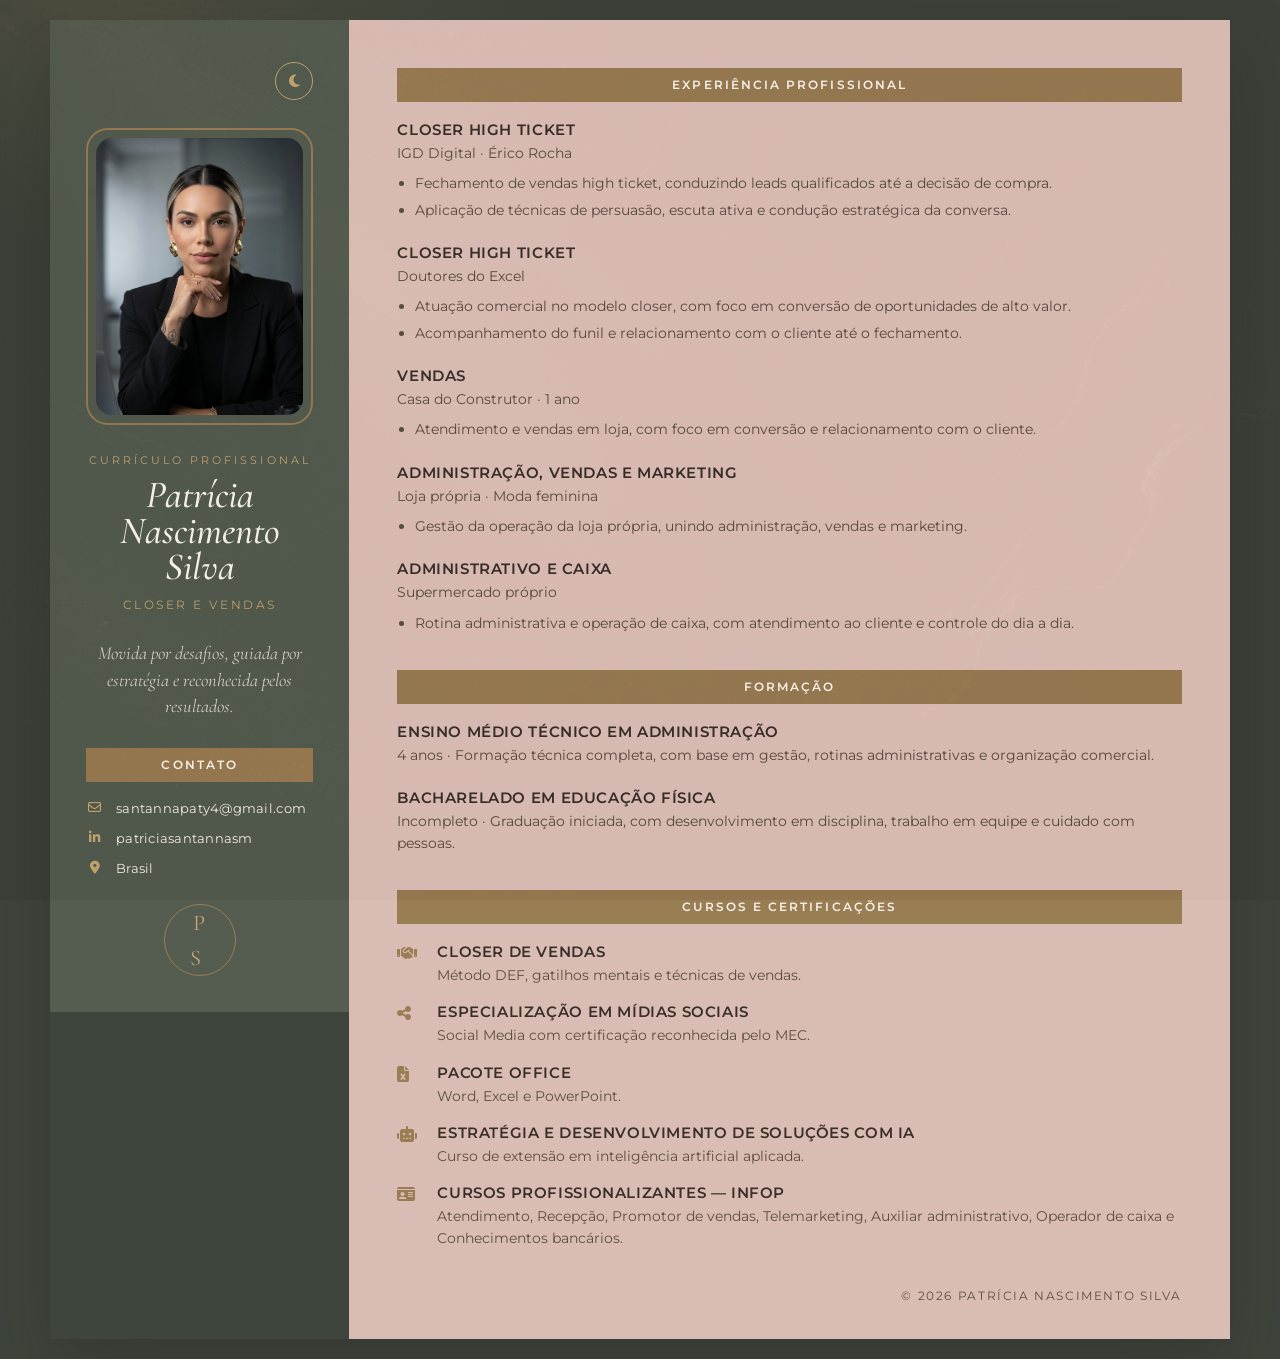
<file: index.html>
<!DOCTYPE html>
<html lang="pt-BR">
  <head>
    <meta charset="UTF-8" />
    <meta name="viewport" content="width=device-width, initial-scale=1.0" />
    <title>Patrícia Nascimento Silva — Vendas</title>
    <meta name="description" content="Currículo profissional de Patrícia Nascimento Silva, closer e profissional de vendas." />
    <link rel="preconnect" href="https://fonts.googleapis.com" />
    <link rel="preconnect" href="https://fonts.gstatic.com" crossorigin />
    <link
      href="https://fonts.googleapis.com/css2?family=Cormorant+Garamond:ital,wght@0,400;0,500;0,600;1,500&family=Montserrat:wght@300;400;500;600;700&display=swap"
      rel="stylesheet"
    />
    <link
      rel="stylesheet"
      href="https://cdnjs.cloudflare.com/ajax/libs/font-awesome/6.5.2/css/all.min.css"
    />
    <link rel="stylesheet" href="css/style.css" />
    <script>
      document.documentElement.dataset.theme = localStorage.getItem("theme") || "light";
    </script>
  </head>
  <body>
    <div class="grain" aria-hidden="true"></div>

    <div class="sheet">
      <aside class="side">
        <button class="theme-toggle" id="themeToggle" type="button" aria-label="Ativar modo escuro">
          <i class="fa-solid fa-moon" aria-hidden="true"></i>
          <i class="fa-solid fa-sun" aria-hidden="true"></i>
        </button>

        <div class="photo">
          <img src="assets/foto.png" alt="Foto de Patrícia Nascimento Silva" />
        </div>

        <header class="side__id">
          <p class="side__kicker">Currículo profissional</p>
          <h1>Patrícia<br />Nascimento Silva</h1>
          <p class="side__role">Closer e Vendas</p>
        </header>

        <p class="side__quote" id="tagline">Movida por desafios, guiada por estratégia e reconhecida pelos resultados.</p>

        <div class="side__block">
          <h2 class="bar">Contato</h2>
          <ul class="contact">
            <li>
              <a href="mailto:santannapaty4@gmail.com">
                <i class="fa-regular fa-envelope"></i>
                <span>santannapaty4@gmail.com</span>
              </a>
            </li>
            <li>
              <a href="https://www.linkedin.com/in/patriciasantannasm" target="_blank" rel="noopener noreferrer">
                <i class="fa-brands fa-linkedin-in"></i>
                <span>patriciasantannasm</span>
              </a>
            </li>
            <li>
              <i class="fa-solid fa-location-dot"></i>
              <span>Brasil</span>
            </li>
          </ul>
        </div>

        <div class="monogram" aria-hidden="true">
          <span>P</span>
          <span>S</span>
        </div>
      </aside>

      <main class="main">
        <section id="experiencia">
          <h2 class="bar">Experiência profissional</h2>

          <article class="job reveal">
            <div class="job__head">
              <h3>Closer High Ticket</h3>
              <span>IGD Digital · Érico Rocha</span>
            </div>
            <ul>
              <li>Fechamento de vendas high ticket, conduzindo leads qualificados até a decisão de compra.</li>
              <li>Aplicação de técnicas de persuasão, escuta ativa e condução estratégica da conversa.</li>
            </ul>
          </article>

          <article class="job reveal">
            <div class="job__head">
              <h3>Closer High Ticket</h3>
              <span>Doutores do Excel</span>
            </div>
            <ul>
              <li>Atuação comercial no modelo closer, com foco em conversão de oportunidades de alto valor.</li>
              <li>Acompanhamento do funil e relacionamento com o cliente até o fechamento.</li>
            </ul>
          </article>

          <article class="job reveal">
            <div class="job__head">
              <h3>Vendas</h3>
              <span>Casa do Construtor · 1 ano</span>
            </div>
            <ul>
              <li>Atendimento e vendas em loja, com foco em conversão e relacionamento com o cliente.</li>
            </ul>
          </article>

          <article class="job reveal">
            <div class="job__head">
              <h3>Administração, vendas e marketing</h3>
              <span>Loja própria · Moda feminina</span>
            </div>
            <ul>
              <li>Gestão da operação da loja própria, unindo administração, vendas e marketing.</li>
            </ul>
          </article>

          <article class="job reveal">
            <div class="job__head">
              <h3>Administrativo e caixa</h3>
              <span>Supermercado próprio</span>
            </div>
            <ul>
              <li>Rotina administrativa e operação de caixa, com atendimento ao cliente e controle do dia a dia.</li>
            </ul>
          </article>
        </section>

        <section id="formacao">
          <h2 class="bar">Formação</h2>
          <article class="edu reveal">
            <h3>Ensino Médio Técnico em Administração</h3>
            <p>4 anos · Formação técnica completa, com base em gestão, rotinas administrativas e organização comercial.</p>
          </article>
          <article class="edu reveal">
            <h3>Bacharelado em Educação Física</h3>
            <p>Incompleto · Graduação iniciada, com desenvolvimento em disciplina, trabalho em equipe e cuidado com pessoas.</p>
          </article>
        </section>

        <section id="cursos">
          <h2 class="bar">Cursos e certificações</h2>
          <ul class="courses">
            <li class="reveal">
              <i class="fa-solid fa-handshake"></i>
              <div>
                <strong>Closer de vendas</strong>
                <span>Método DEF, gatilhos mentais e técnicas de vendas.</span>
              </div>
            </li>
            <li class="reveal">
              <i class="fa-solid fa-share-nodes"></i>
              <div>
                <strong>Especialização em Mídias Sociais</strong>
                <span>Social Media com certificação reconhecida pelo MEC.</span>
              </div>
            </li>
            <li class="reveal">
              <i class="fa-solid fa-file-excel"></i>
              <div>
                <strong>Pacote Office</strong>
                <span>Word, Excel e PowerPoint.</span>
              </div>
            </li>
            <li class="reveal">
              <i class="fa-solid fa-robot"></i>
              <div>
                <strong>Estratégia e Desenvolvimento de Soluções com IA</strong>
                <span>Curso de extensão em inteligência artificial aplicada.</span>
              </div>
            </li>
            <li class="reveal">
              <i class="fa-solid fa-id-card"></i>
              <div>
                <strong>Cursos profissionalizantes — INFOP</strong>
                <span>Atendimento, Recepção, Promotor de vendas, Telemarketing, Auxiliar administrativo, Operador de caixa e Conhecimentos bancários.</span>
              </div>
            </li>
          </ul>
        </section>

        <p class="footnote">© <span id="year"></span> Patrícia Nascimento Silva</p>
      </main>
    </div>

    <script src="js/main.js"></script>
  </body>
</html>
</file>
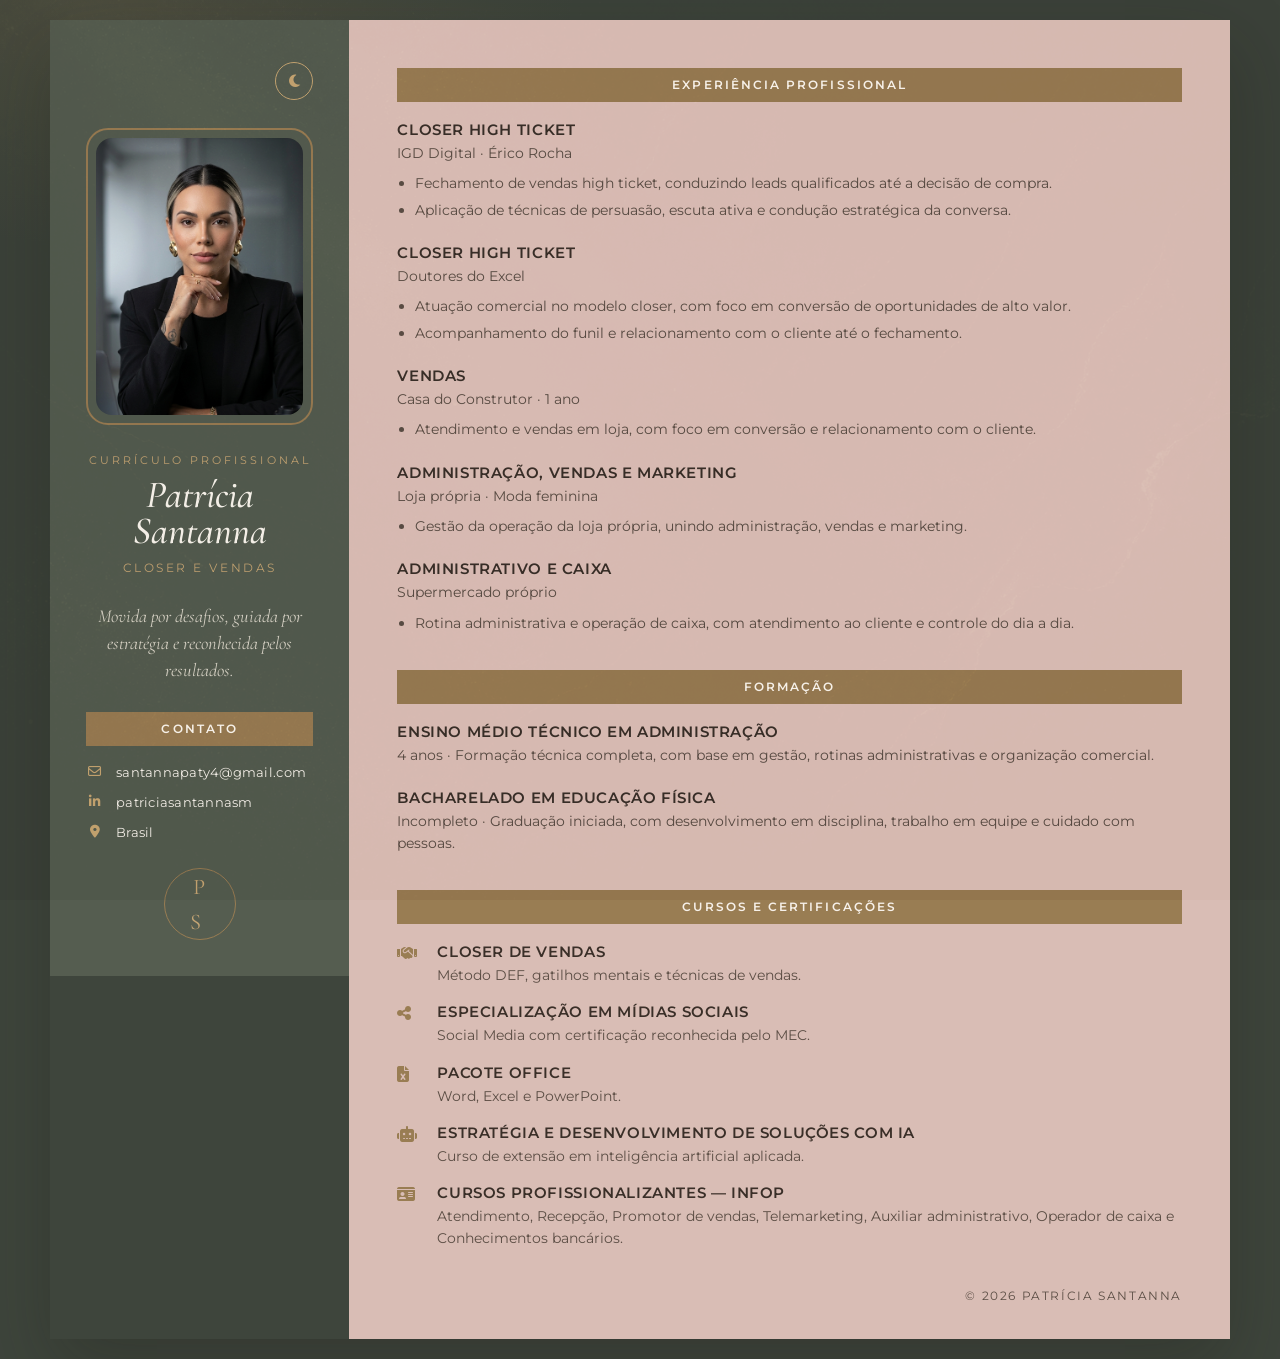
<file: versoes/02-nome-santanna/index.html>
<!DOCTYPE html>
<html lang="pt-BR">
  <head>
    <meta charset="UTF-8" />
    <meta name="viewport" content="width=device-width, initial-scale=1.0" />
    <title>Patrícia Santanna — Vendas</title>
    <meta name="description" content="Currículo profissional de Patrícia Santanna, closer e profissional de vendas." />
    <link rel="preconnect" href="https://fonts.googleapis.com" />
    <link rel="preconnect" href="https://fonts.gstatic.com" crossorigin />
    <link
      href="https://fonts.googleapis.com/css2?family=Cormorant+Garamond:ital,wght@0,400;0,500;0,600;1,500&family=Montserrat:wght@300;400;500;600;700&display=swap"
      rel="stylesheet"
    />
    <link
      rel="stylesheet"
      href="https://cdnjs.cloudflare.com/ajax/libs/font-awesome/6.5.2/css/all.min.css"
    />
    <link rel="stylesheet" href="css/style.css" />
    <script>
      document.documentElement.dataset.theme = localStorage.getItem("theme") || "light";
    </script>
  </head>
  <body>
    <div class="grain" aria-hidden="true"></div>

    <div class="sheet">
      <aside class="side">
        <button class="theme-toggle" id="themeToggle" type="button" aria-label="Ativar modo escuro">
          <i class="fa-solid fa-moon" aria-hidden="true"></i>
          <i class="fa-solid fa-sun" aria-hidden="true"></i>
        </button>

        <div class="photo">
          <img src="assets/foto.png" alt="Foto de Patrícia Santanna" />
        </div>

        <header class="side__id">
          <p class="side__kicker">Currículo profissional</p>
          <h1>Patrícia<br />Santanna</h1>
          <p class="side__role">Closer e Vendas</p>
        </header>

        <p class="side__quote" id="tagline">Movida por desafios, guiada por estratégia e reconhecida pelos resultados.</p>

        <div class="side__block">
          <h2 class="bar">Contato</h2>
          <ul class="contact">
            <li>
              <a href="mailto:santannapaty4@gmail.com">
                <i class="fa-regular fa-envelope"></i>
                <span>santannapaty4@gmail.com</span>
              </a>
            </li>
            <li>
              <a href="https://www.linkedin.com/in/patriciasantannasm" target="_blank" rel="noopener noreferrer">
                <i class="fa-brands fa-linkedin-in"></i>
                <span>patriciasantannasm</span>
              </a>
            </li>
            <li>
              <i class="fa-solid fa-location-dot"></i>
              <span>Brasil</span>
            </li>
          </ul>
        </div>

        <div class="monogram" aria-hidden="true">
          <span>P</span>
          <span>S</span>
        </div>
      </aside>

      <main class="main">
        <section id="experiencia">
          <h2 class="bar">Experiência profissional</h2>

          <article class="job reveal">
            <div class="job__head">
              <h3>Closer High Ticket</h3>
              <span>IGD Digital · Érico Rocha</span>
            </div>
            <ul>
              <li>Fechamento de vendas high ticket, conduzindo leads qualificados até a decisão de compra.</li>
              <li>Aplicação de técnicas de persuasão, escuta ativa e condução estratégica da conversa.</li>
            </ul>
          </article>

          <article class="job reveal">
            <div class="job__head">
              <h3>Closer High Ticket</h3>
              <span>Doutores do Excel</span>
            </div>
            <ul>
              <li>Atuação comercial no modelo closer, com foco em conversão de oportunidades de alto valor.</li>
              <li>Acompanhamento do funil e relacionamento com o cliente até o fechamento.</li>
            </ul>
          </article>

          <article class="job reveal">
            <div class="job__head">
              <h3>Vendas</h3>
              <span>Casa do Construtor · 1 ano</span>
            </div>
            <ul>
              <li>Atendimento e vendas em loja, com foco em conversão e relacionamento com o cliente.</li>
            </ul>
          </article>

          <article class="job reveal">
            <div class="job__head">
              <h3>Administração, vendas e marketing</h3>
              <span>Loja própria · Moda feminina</span>
            </div>
            <ul>
              <li>Gestão da operação da loja própria, unindo administração, vendas e marketing.</li>
            </ul>
          </article>

          <article class="job reveal">
            <div class="job__head">
              <h3>Administrativo e caixa</h3>
              <span>Supermercado próprio</span>
            </div>
            <ul>
              <li>Rotina administrativa e operação de caixa, com atendimento ao cliente e controle do dia a dia.</li>
            </ul>
          </article>
        </section>

        <section id="formacao">
          <h2 class="bar">Formação</h2>
          <article class="edu reveal">
            <h3>Ensino Médio Técnico em Administração</h3>
            <p>4 anos · Formação técnica completa, com base em gestão, rotinas administrativas e organização comercial.</p>
          </article>
          <article class="edu reveal">
            <h3>Bacharelado em Educação Física</h3>
            <p>Incompleto · Graduação iniciada, com desenvolvimento em disciplina, trabalho em equipe e cuidado com pessoas.</p>
          </article>
        </section>

        <section id="cursos">
          <h2 class="bar">Cursos e certificações</h2>
          <ul class="courses">
            <li class="reveal">
              <i class="fa-solid fa-handshake"></i>
              <div>
                <strong>Closer de vendas</strong>
                <span>Método DEF, gatilhos mentais e técnicas de vendas.</span>
              </div>
            </li>
            <li class="reveal">
              <i class="fa-solid fa-share-nodes"></i>
              <div>
                <strong>Especialização em Mídias Sociais</strong>
                <span>Social Media com certificação reconhecida pelo MEC.</span>
              </div>
            </li>
            <li class="reveal">
              <i class="fa-solid fa-file-excel"></i>
              <div>
                <strong>Pacote Office</strong>
                <span>Word, Excel e PowerPoint.</span>
              </div>
            </li>
            <li class="reveal">
              <i class="fa-solid fa-robot"></i>
              <div>
                <strong>Estratégia e Desenvolvimento de Soluções com IA</strong>
                <span>Curso de extensão em inteligência artificial aplicada.</span>
              </div>
            </li>
            <li class="reveal">
              <i class="fa-solid fa-id-card"></i>
              <div>
                <strong>Cursos profissionalizantes — INFOP</strong>
                <span>Atendimento, Recepção, Promotor de vendas, Telemarketing, Auxiliar administrativo, Operador de caixa e Conhecimentos bancários.</span>
              </div>
            </li>
          </ul>
        </section>

        <p class="footnote">© <span id="year"></span> Patrícia Santanna</p>
      </main>
    </div>

    <script src="js/main.js"></script>
  </body>
</html>
</file>
<file: css/style.css>
:root {
  --desk: #3e453c;
  --side: #555d50;
  --main: #d9bdb5;
  --gold: #997d53;
  --gold-soft: #c4a574;
  --ink: #3a2f28;
  --ink-soft: #5c4e45;
  --paper: #f3e6df;
  --side-text: #f4efe8;
  --side-muted: #d5d0c4;
  --line: rgba(153, 125, 83, 0.35);
  --font-serif: "Cormorant Garamond", Georgia, serif;
  --font-sans: "Montserrat", system-ui, sans-serif;
  --shadow: 0 30px 70px rgba(30, 28, 22, 0.28);
}

html[data-theme="dark"] {
  --desk: #1b1d1a;
  --side: #2f3530;
  --main: #2a2422;
  --gold: #c4a574;
  --gold-soft: #e0c49a;
  --ink: #efe6dc;
  --ink-soft: #cbbfb3;
  --paper: #35302c;
  --side-text: #f4efe8;
  --side-muted: #c5c0b4;
  --line: rgba(196, 165, 116, 0.28);
  --shadow: 0 30px 70px rgba(0, 0, 0, 0.45);
  color-scheme: dark;
}

*,
*::before,
*::after {
  box-sizing: border-box;
}

html {
  scroll-behavior: smooth;
}

body {
  margin: 0;
  min-height: 100vh;
  font-family: var(--font-sans);
  background:
    radial-gradient(900px 500px at 10% 0%, rgba(153, 125, 83, 0.18), transparent 50%),
    var(--desk);
  color: var(--ink);
  transition: background 0.35s ease, color 0.35s ease;
}

.grain {
  pointer-events: none;
  position: fixed;
  inset: 0;
  z-index: 8;
  opacity: 0.07;
  background-image: url("../assets/hero-texture.png");
  background-size: cover;
  mix-blend-mode: overlay;
}

.sheet {
  position: relative;
  z-index: 1;
  display: grid;
  grid-template-columns: minmax(280px, 0.34fr) 1fr;
  width: min(1180px, calc(100% - 40px));
  min-height: calc(100vh - 40px);
  margin: 20px auto;
  box-shadow: var(--shadow);
}

.side {
  background: var(--side);
  color: var(--side-text);
  padding: 42px 36px 36px;
  display: flex;
  flex-direction: column;
  gap: 28px;
  position: sticky;
  top: 20px;
  align-self: start;
  min-height: calc(100vh - 40px);
}

.theme-toggle {
  align-self: flex-end;
  width: 38px;
  height: 38px;
  border: 1px solid var(--gold-soft);
  background: transparent;
  color: var(--gold-soft);
  border-radius: 50%;
  cursor: pointer;
  position: relative;
  display: grid;
  place-items: center;
}

.theme-toggle i {
  position: absolute;
  font-size: 0.9rem;
  transition: opacity 0.25s ease;
}

.theme-toggle .fa-sun { opacity: 0; }
.theme-toggle .fa-moon { opacity: 1; }

html[data-theme="dark"] .theme-toggle .fa-sun { opacity: 1; }
html[data-theme="dark"] .theme-toggle .fa-moon { opacity: 0; }

.photo {
  width: min(230px, 100%);
  margin: 0 auto;
  padding: 8px;
  border: 2px solid var(--gold);
  border-radius: 22px;
}

.photo img {
  width: 100%;
  aspect-ratio: 3 / 4;
  object-fit: cover;
  object-position: center 16%;
  border-radius: 16px;
  display: block;
}

.side__id {
  text-align: center;
}

.side__kicker {
  margin: 0 0 10px;
  font-size: 0.68rem;
  letter-spacing: 0.28em;
  text-transform: uppercase;
  color: var(--gold-soft);
}

.side__id h1 {
  margin: 0;
  font-family: var(--font-serif);
  font-size: clamp(2.2rem, 3vw, 3rem);
  font-weight: 500;
  line-height: 0.95;
  font-style: italic;
}

.side__role {
  margin: 12px 0 0;
  letter-spacing: 0.22em;
  text-transform: uppercase;
  font-size: 0.72rem;
  color: var(--gold-soft);
}

.side__quote {
  margin: 0;
  text-align: center;
  font-family: var(--font-serif);
  font-style: italic;
  font-size: 1.15rem;
  line-height: 1.45;
  color: var(--side-muted);
}

.bar {
  margin: 0 0 18px;
  background: var(--gold);
  color: #f7f1ea;
  font-size: 0.72rem;
  font-weight: 600;
  letter-spacing: 0.18em;
  text-transform: uppercase;
  text-align: center;
  padding: 10px 14px;
}

.contact {
  list-style: none;
  margin: 0;
  padding: 0;
  display: grid;
  gap: 14px;
}

.contact li,
.contact a {
  display: flex;
  align-items: center;
  gap: 12px;
  color: var(--side-text);
  text-decoration: none;
  font-size: 0.82rem;
  letter-spacing: 0.02em;
}

.contact i {
  width: 18px;
  color: var(--gold-soft);
  text-align: center;
}

.monogram {
  margin-top: auto;
  align-self: center;
  width: 72px;
  height: 72px;
  border: 1px solid var(--gold);
  border-radius: 50%;
  display: grid;
  place-items: center;
  font-family: var(--font-serif);
  font-size: 1.4rem;
  color: var(--gold-soft);
  letter-spacing: 0.08em;
}

.monogram span:last-child {
  margin-left: -6px;
}

.main {
  background: var(--main);
  padding: 48px 48px 36px;
}

.main section + section {
  margin-top: 36px;
}

.job,
.edu {
  margin-bottom: 22px;
}

.job__head h3,
.edu h3,
.courses strong {
  margin: 0;
  font-size: 0.95rem;
  font-weight: 600;
  letter-spacing: 0.04em;
  text-transform: uppercase;
}

.job__head span,
.edu p,
.courses span {
  display: block;
  margin-top: 4px;
  color: var(--ink-soft);
  font-size: 0.86rem;
  line-height: 1.55;
  font-weight: 400;
  text-transform: none;
  letter-spacing: 0;
}

.job ul {
  margin: 8px 0 0;
  padding-left: 18px;
  color: var(--ink-soft);
  display: grid;
  gap: 4px;
  font-size: 0.9rem;
  line-height: 1.55;
}

.courses {
  list-style: none;
  margin: 0;
  padding: 0;
  display: grid;
  gap: 16px;
}

.courses li {
  display: grid;
  grid-template-columns: 28px 1fr;
  gap: 12px;
  align-items: start;
}

.courses i {
  color: var(--gold);
  margin-top: 3px;
}

.footnote {
  margin: 40px 0 0;
  text-align: right;
  font-size: 0.72rem;
  letter-spacing: 0.14em;
  text-transform: uppercase;
  color: var(--ink-soft);
}

.reveal {
  opacity: 0;
  transform: translateY(16px);
  transition: opacity 0.6s ease, transform 0.6s ease;
}

.reveal.is-visible {
  opacity: 1;
  transform: none;
}

@media (max-width: 860px) {
  body {
    background: var(--desk);
  }

  .sheet {
    grid-template-columns: 1fr;
    width: calc(100% - 20px);
    margin: 10px auto;
    min-height: auto;
  }

  .side {
    position: static;
    min-height: auto;
  }

  .main {
    padding: 32px 22px;
  }
}

@media (prefers-reduced-motion: reduce) {
  html { scroll-behavior: auto; }
  .reveal {
    opacity: 1;
    transform: none;
    transition: none;
  }
}

@media print {
  .grain,
  .theme-toggle {
    display: none;
  }

  body {
    background: white;
  }

  .sheet {
    width: 100%;
    margin: 0;
    box-shadow: none;
  }
}
</file>
<file: versoes/02-nome-santanna/css/style.css>
:root {
  --desk: #3e453c;
  --side: #555d50;
  --main: #d9bdb5;
  --gold: #997d53;
  --gold-soft: #c4a574;
  --ink: #3a2f28;
  --ink-soft: #5c4e45;
  --paper: #f3e6df;
  --side-text: #f4efe8;
  --side-muted: #d5d0c4;
  --line: rgba(153, 125, 83, 0.35);
  --font-serif: "Cormorant Garamond", Georgia, serif;
  --font-sans: "Montserrat", system-ui, sans-serif;
  --shadow: 0 30px 70px rgba(30, 28, 22, 0.28);
}

html[data-theme="dark"] {
  --desk: #1b1d1a;
  --side: #2f3530;
  --main: #2a2422;
  --gold: #c4a574;
  --gold-soft: #e0c49a;
  --ink: #efe6dc;
  --ink-soft: #cbbfb3;
  --paper: #35302c;
  --side-text: #f4efe8;
  --side-muted: #c5c0b4;
  --line: rgba(196, 165, 116, 0.28);
  --shadow: 0 30px 70px rgba(0, 0, 0, 0.45);
  color-scheme: dark;
}

*,
*::before,
*::after {
  box-sizing: border-box;
}

html {
  scroll-behavior: smooth;
}

body {
  margin: 0;
  min-height: 100vh;
  font-family: var(--font-sans);
  background:
    radial-gradient(900px 500px at 10% 0%, rgba(153, 125, 83, 0.18), transparent 50%),
    var(--desk);
  color: var(--ink);
  transition: background 0.35s ease, color 0.35s ease;
}

.grain {
  pointer-events: none;
  position: fixed;
  inset: 0;
  z-index: 8;
  opacity: 0.07;
  background-image: url("../assets/hero-texture.png");
  background-size: cover;
  mix-blend-mode: overlay;
}

.sheet {
  position: relative;
  z-index: 1;
  display: grid;
  grid-template-columns: minmax(280px, 0.34fr) 1fr;
  width: min(1180px, calc(100% - 40px));
  min-height: calc(100vh - 40px);
  margin: 20px auto;
  box-shadow: var(--shadow);
}

.side {
  background: var(--side);
  color: var(--side-text);
  padding: 42px 36px 36px;
  display: flex;
  flex-direction: column;
  gap: 28px;
  position: sticky;
  top: 20px;
  align-self: start;
  min-height: calc(100vh - 40px);
}

.theme-toggle {
  align-self: flex-end;
  width: 38px;
  height: 38px;
  border: 1px solid var(--gold-soft);
  background: transparent;
  color: var(--gold-soft);
  border-radius: 50%;
  cursor: pointer;
  position: relative;
  display: grid;
  place-items: center;
}

.theme-toggle i {
  position: absolute;
  font-size: 0.9rem;
  transition: opacity 0.25s ease;
}

.theme-toggle .fa-sun { opacity: 0; }
.theme-toggle .fa-moon { opacity: 1; }

html[data-theme="dark"] .theme-toggle .fa-sun { opacity: 1; }
html[data-theme="dark"] .theme-toggle .fa-moon { opacity: 0; }

.photo {
  width: min(230px, 100%);
  margin: 0 auto;
  padding: 8px;
  border: 2px solid var(--gold);
  border-radius: 22px;
}

.photo img {
  width: 100%;
  aspect-ratio: 3 / 4;
  object-fit: cover;
  object-position: center 16%;
  border-radius: 16px;
  display: block;
}

.side__id {
  text-align: center;
}

.side__kicker {
  margin: 0 0 10px;
  font-size: 0.68rem;
  letter-spacing: 0.28em;
  text-transform: uppercase;
  color: var(--gold-soft);
}

.side__id h1 {
  margin: 0;
  font-family: var(--font-serif);
  font-size: clamp(2.2rem, 3vw, 3rem);
  font-weight: 500;
  line-height: 0.95;
  font-style: italic;
}

.side__role {
  margin: 12px 0 0;
  letter-spacing: 0.22em;
  text-transform: uppercase;
  font-size: 0.72rem;
  color: var(--gold-soft);
}

.side__quote {
  margin: 0;
  text-align: center;
  font-family: var(--font-serif);
  font-style: italic;
  font-size: 1.15rem;
  line-height: 1.45;
  color: var(--side-muted);
}

.bar {
  margin: 0 0 18px;
  background: var(--gold);
  color: #f7f1ea;
  font-size: 0.72rem;
  font-weight: 600;
  letter-spacing: 0.18em;
  text-transform: uppercase;
  text-align: center;
  padding: 10px 14px;
}

.contact {
  list-style: none;
  margin: 0;
  padding: 0;
  display: grid;
  gap: 14px;
}

.contact li,
.contact a {
  display: flex;
  align-items: center;
  gap: 12px;
  color: var(--side-text);
  text-decoration: none;
  font-size: 0.82rem;
  letter-spacing: 0.02em;
}

.contact i {
  width: 18px;
  color: var(--gold-soft);
  text-align: center;
}

.monogram {
  margin-top: auto;
  align-self: center;
  width: 72px;
  height: 72px;
  border: 1px solid var(--gold);
  border-radius: 50%;
  display: grid;
  place-items: center;
  font-family: var(--font-serif);
  font-size: 1.4rem;
  color: var(--gold-soft);
  letter-spacing: 0.08em;
}

.monogram span:last-child {
  margin-left: -6px;
}

.main {
  background: var(--main);
  padding: 48px 48px 36px;
}

.main section + section {
  margin-top: 36px;
}

.job,
.edu {
  margin-bottom: 22px;
}

.job__head h3,
.edu h3,
.courses strong {
  margin: 0;
  font-size: 0.95rem;
  font-weight: 600;
  letter-spacing: 0.04em;
  text-transform: uppercase;
}

.job__head span,
.edu p,
.courses span {
  display: block;
  margin-top: 4px;
  color: var(--ink-soft);
  font-size: 0.86rem;
  line-height: 1.55;
  font-weight: 400;
  text-transform: none;
  letter-spacing: 0;
}

.job ul {
  margin: 8px 0 0;
  padding-left: 18px;
  color: var(--ink-soft);
  display: grid;
  gap: 4px;
  font-size: 0.9rem;
  line-height: 1.55;
}

.courses {
  list-style: none;
  margin: 0;
  padding: 0;
  display: grid;
  gap: 16px;
}

.courses li {
  display: grid;
  grid-template-columns: 28px 1fr;
  gap: 12px;
  align-items: start;
}

.courses i {
  color: var(--gold);
  margin-top: 3px;
}

.footnote {
  margin: 40px 0 0;
  text-align: right;
  font-size: 0.72rem;
  letter-spacing: 0.14em;
  text-transform: uppercase;
  color: var(--ink-soft);
}

.reveal {
  opacity: 0;
  transform: translateY(16px);
  transition: opacity 0.6s ease, transform 0.6s ease;
}

.reveal.is-visible {
  opacity: 1;
  transform: none;
}

@media (max-width: 860px) {
  body {
    background: var(--desk);
  }

  .sheet {
    grid-template-columns: 1fr;
    width: calc(100% - 20px);
    margin: 10px auto;
    min-height: auto;
  }

  .side {
    position: static;
    min-height: auto;
  }

  .main {
    padding: 32px 22px;
  }
}

@media (prefers-reduced-motion: reduce) {
  html { scroll-behavior: auto; }
  .reveal {
    opacity: 1;
    transform: none;
    transition: none;
  }
}

@media print {
  .grain,
  .theme-toggle {
    display: none;
  }

  body {
    background: white;
  }

  .sheet {
    width: 100%;
    margin: 0;
    box-shadow: none;
  }
}
</file>
